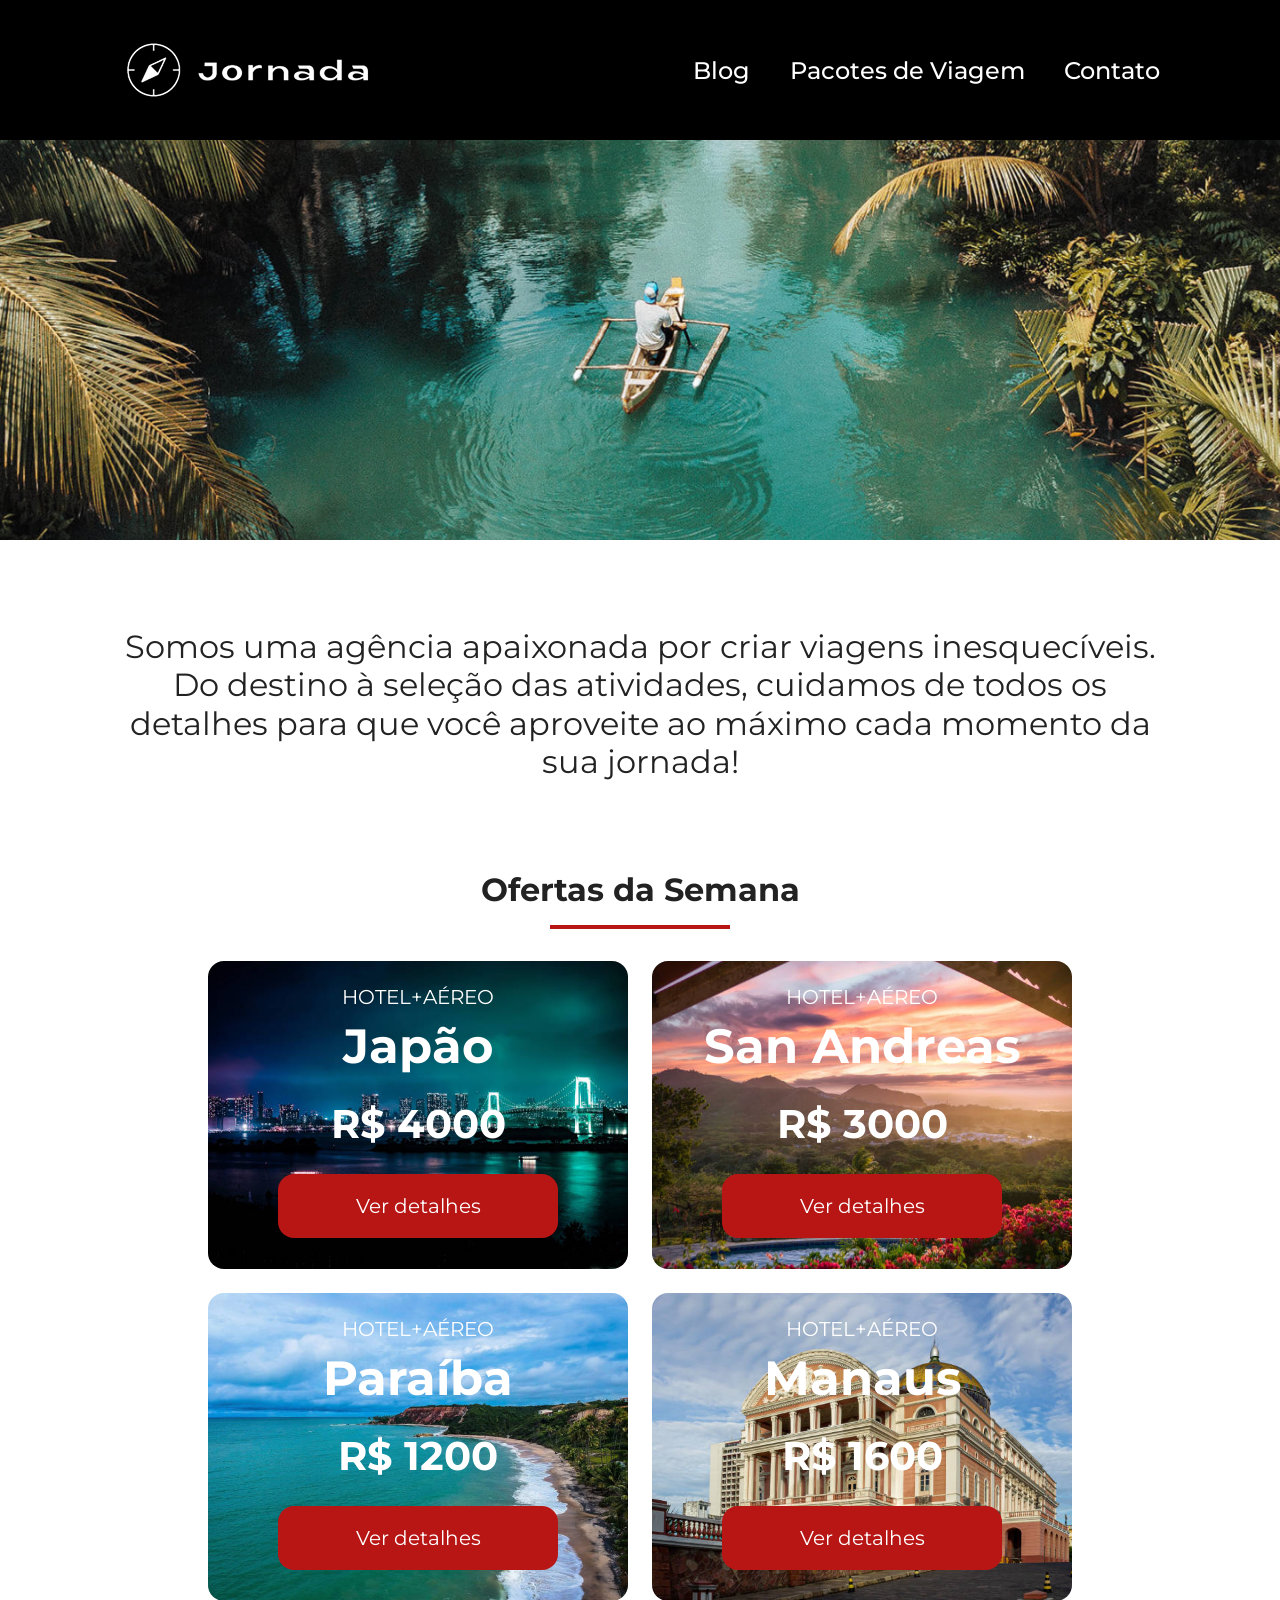
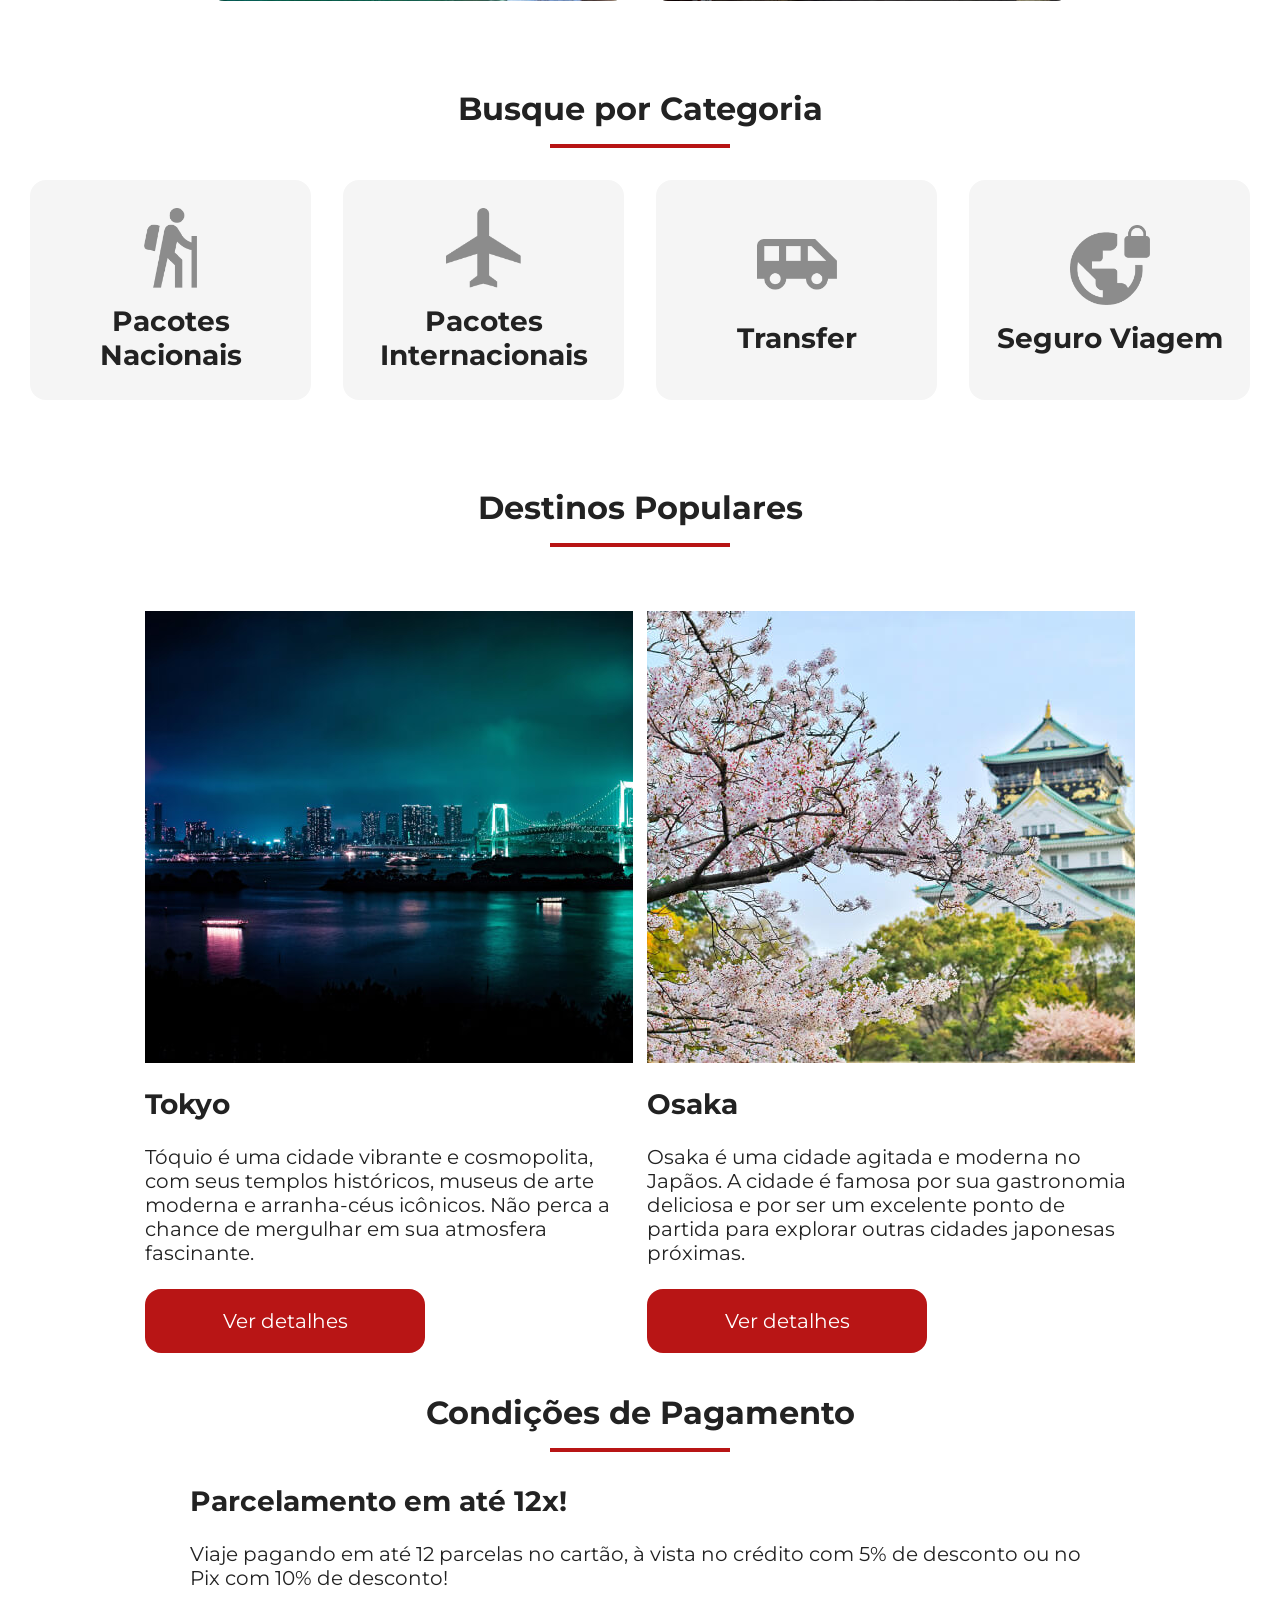
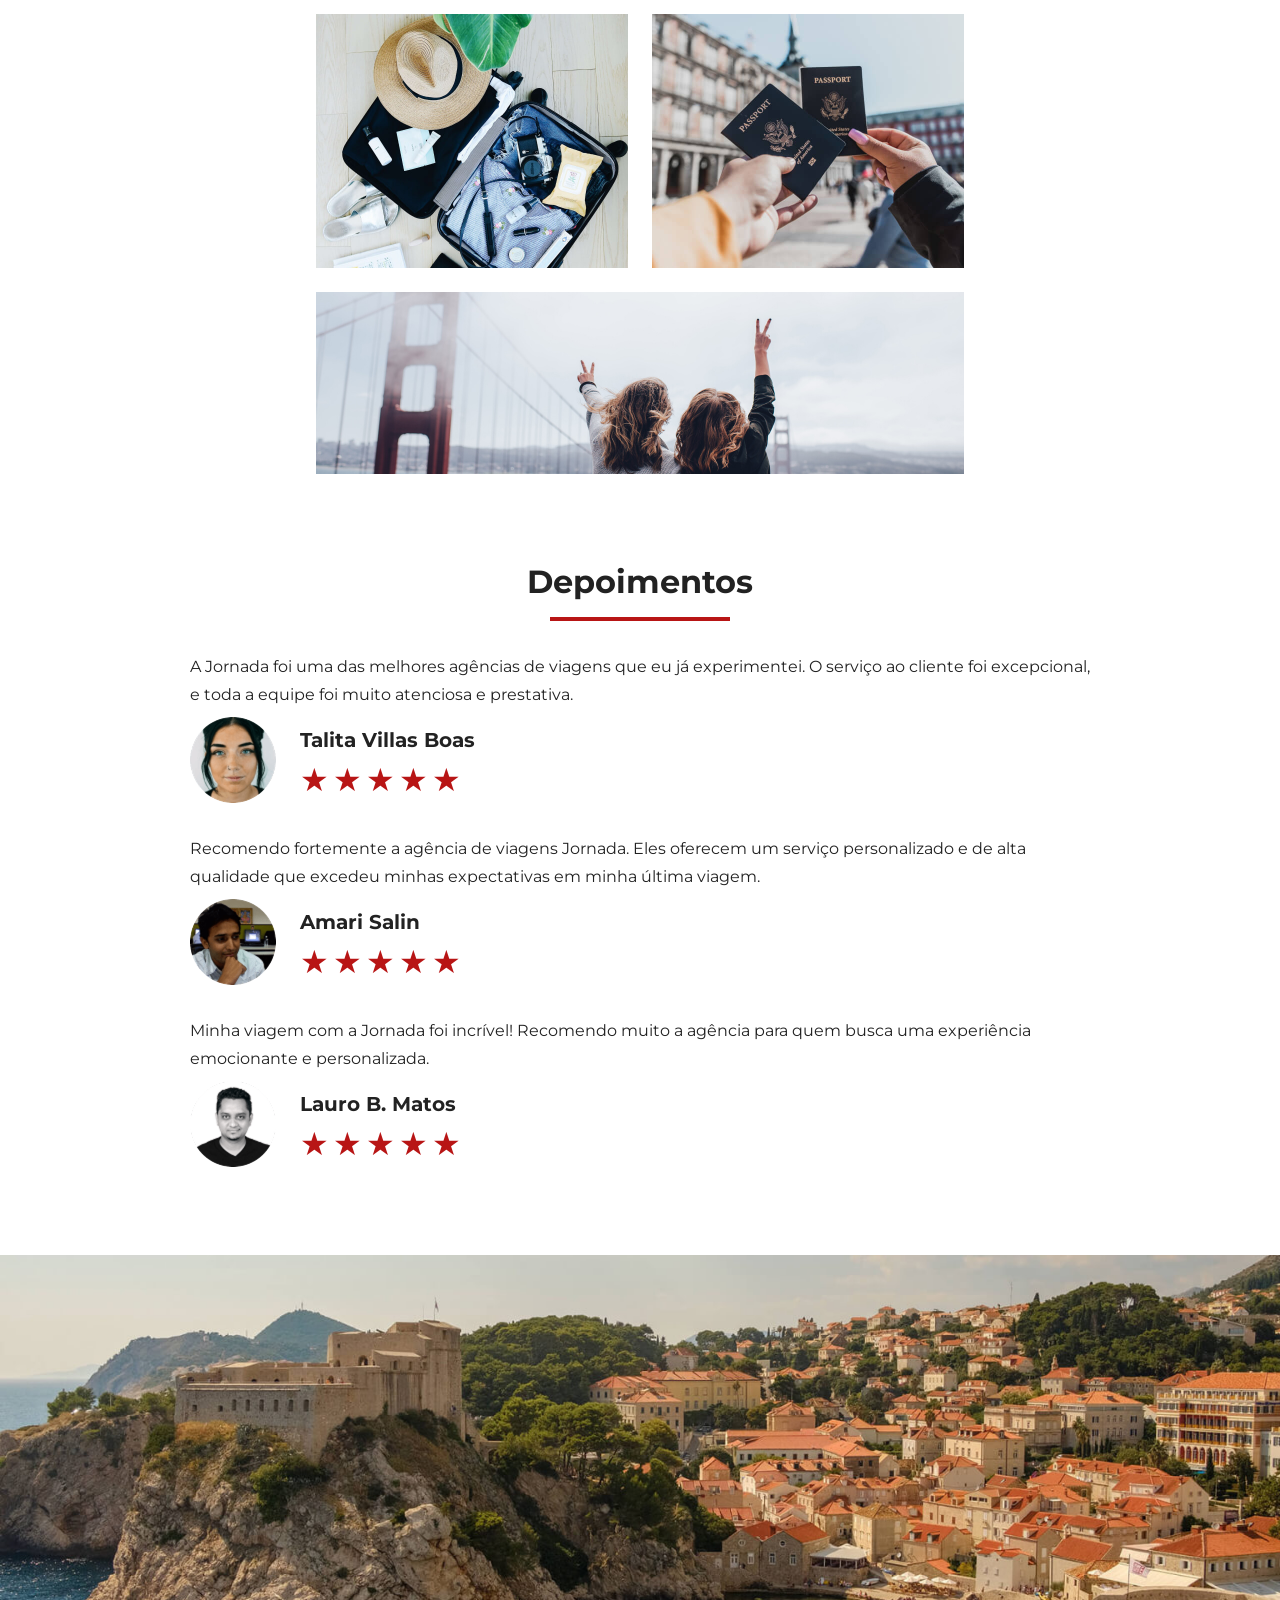
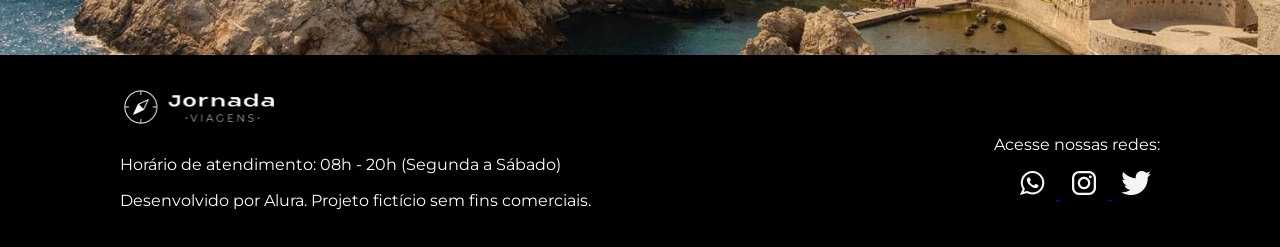
<file: index.html>
<!doctype html>
<html lang="pt-BR">
  <head>
    <meta charset="UTF-8" />
    <meta name="viewport" content="width=device-width, initial-scale=1.0" />
    <meta
      name="description"
      content="Jornada Viagens - Agência de viagens especializada em criar experiências inesquecíveis."
    />
    <!-- Open Graph / WhatsApp -->
    <meta property="og:type" content="website" />
    <meta
      property="og:url"
      content="https://rodneyoliveiranogueira.github.io/jornada-viagens/"
    />
    <meta property="og:title" content="Jornada Viagens" />
    <meta
      property="og:description"
      content="Jornada Viagens - Agência de viagens especializada em criar experiências inesquecíveis."
    />
    <meta
      property="og:image"
      content="https://rodneyoliveiranogueira.github.io/jornada-viagens/img/hero-desktop.jpg"
    />

    <link rel="icon" href="favico.svg?v=2" type="image/svg+xml" />
    <link rel="stylesheet" href="css/style.css" />
    <title>Jornada Viagens</title>
  </head>
  <body>
    <header class="main-header">
      <a class="logo" href="index.html" title="Voltar para a página inicial">
        <img
          class="img-mobile"
          src="img/bussola-jornada-branca.png"
          alt="Bússola do log Jornada Viagens na cor branca"
        />
        <img
          class="img-desktop"
          src="img/bussola-jornada-branca+nome.png"
          alt="Logo Jornada Viagens na cor branca"
        />
      </a>

      <div class="nav-menu">
        <label for="menu">
          <img
            src="img/menu.png"
            alt="Menu de navegação do site Jornada Viagens"
        /></label>
        <input type="checkbox" id="menu" alt="menu-checkbox" hidden />

        <nav>
          <ul class="list-links">
            <li>
              <a href="blog.html" title="Ir para o blog">Blog</a>
            </li>
            <li>
              <a href="packages.html" title="Ver pacotes de viagem"
                >Pacotes de Viagem</a
              >
            </li>
            <li>
              <a href="contact.html" title="Entrar em contato">Contato</a>
            </li>
          </ul>
        </nav>
      </div>
    </header>
    <main>
      <section class="hero">
        <div class="hero-img"></div>
        <h2 class="content-text">
          Somos uma agência apaixonada por criar viagens inesquecíveis. Do
          destino à seleção das atividades, cuidamos de todos os detalhes para
          que você aproveite ao máximo cada momento da sua jornada!
        </h2>
      </section>
      <section class="offers">
        <div class="section-title">
          <h2>Ofertas da Semana</h2>
          <hr />
        </div>

        <div class="offers-cards">
          <article class="card japao">
            <header>
              <p>HOTEL+AÉREO</p>
              <h3>
                Japão <br />
                <span>R$ 4000</span>
              </h3>
            </header>
            <footer>
              <a href="#" class="button">Ver detalhes</a>
            </footer>
          </article>

          <article class="card san-andreas">
            <header>
              <p>HOTEL+AÉREO</p>
              <h3>
                San Andreas<br />
                <span>R$ 3000</span>
              </h3>
            </header>
            <footer>
              <a href="#" class="button">Ver detalhes</a>
            </footer>
          </article>

          <article class="card paraiba">
            <header>
              <p>HOTEL+AÉREO</p>
              <h3>
                Paraíba<br />
                <span>R$ 1200</span>
              </h3>
            </header>
            <footer>
              <a href="#" class="button">Ver detalhes</a>
            </footer>
          </article>

          <article class="card manaus">
            <header>
              <p>HOTEL+AÉREO</p>
              <h3>
                Manaus<br />
                <span>R$ 1600</span>
              </h3>
            </header>
            <footer>
              <a href="#" class="button">Ver detalhes</a>
            </footer>
          </article>
        </div>
      </section>
      <section class="category">
        <div class="section-title">
          <h2>Busque por Categoria</h2>
          <hr />
        </div>
        <nav aria-label="Navegação por categorias">
          <ul class="category-cards">
            <li>
              <a href="#" class="card-link nacionais">
                <img
                  src="img/icone-pacotes-nacionais.png"
                  alt="Ícone de um viajante com mochila e um cajado"
                />
                <h3 class="card-text">Pacotes Nacionais</h3>
              </a>
            </li>
            <li>
              <a href="#" class="card-link internacionais">
                <img
                  src="img/icone-pacotes-internacionais.png"
                  alt="Ícone de uma silhueta de um avião visto de cima"
                />
                <h3 class="card-text">Pacotes<br />Internacionais</h3>
              </a>
            </li>
            <li>
              <a href="#" class="card-link Transfer">
                <img
                  src="img/icone-transfer.png"
                  alt="Ícone de uma Van vista da lateral"
                />
                <h3 class="card-text">Transfer</h3>
              </a>
            </li>
            <li>
              <a href="#" class="card-link seguros">
                <img
                  src="img/icone-seguro-viagem.png"
                  alt="Ícone de um cadeado indicando seguro de viagem"
                />
                <h3 class="card-text">Seguro Viagem</h3>
              </a>
            </li>
          </ul>
        </nav>
      </section>
      <section class="destinations">
        <div class="section-title">
          <h2>Destinos Populares</h2>
          <hr />
        </div>
        <div class="destinations-items">
          <article class="item destino-tokyo">
            <header>
              <div class="img-item tokyo"></div>
              <h3 class="content-title">Tokyo</h3>
            </header>
            <p class="content-text">
              Tóquio é uma cidade vibrante e cosmopolita, com seus templos
              históricos, museus de arte moderna e arranha-céus icônicos. Não
              perca a chance de mergulhar em sua atmosfera fascinante.
            </p>
            <footer>
              <a
                href="#"
                class="button"
                title="Veja mais detalhes do destino Tóquio"
                >Ver detalhes</a
              >
            </footer>
          </article>
          <article class="item destino-osaka">
            <header>
              <div class="img-item osaka"></div>
              <h3 class="content-title">Osaka</h3>
            </header>
            <p class="content-text">
              Osaka é uma cidade agitada e moderna no Japãos. A cidade é famosa
              por sua gastronomia deliciosa e por ser um excelente ponto de
              partida para explorar outras cidades japonesas próximas.
            </p>
            <footer>
              <a
                href="#"
                class="button"
                title="Veja mais detalhes do destino Osaka"
                >Ver detalhes</a
              >
            </footer>
          </article>
        </div>
      </section>
      <section class="payments">
        <div class="section-title">
          <h2>Condições de Pagamento</h2>
          <hr />
        </div>
        <div class="content-container">
          <div class="text-content">
            <h3 class="content-title">Parcelamento em até 12x!</h3>
            <p class="content-text">
              Viaje pagando em até 12 parcelas no cartão, à vista no crédito com
              5% de desconto ou no Pix com 10% de desconto!
            </p>
          </div>
          <div class="img-gallery">
            <div class="img first"></div>
            <div class="img second"></div>
            <div class="img third colspan-2"></div>
          </div>
        </div>
      </section>

      <section class="testimonials">
        <div class="section-title">
          <h2>Depoimentos</h2>
          <hr />
        </div>
        <div class="testimonial-container">
          <article>
            <header>
              <p class="content-text">
                A Jornada foi uma das melhores agências de viagens que eu já
                experimentei. O serviço ao cliente foi excepcional, e toda a
                equipe foi muito atenciosa e prestativa.
              </p>
            </header>
            <footer>
              <img
                src="img/depoimentos-1-mulher.png"
                alt="Imagem de perfil da  cliente Talita Villas Boas"
              />
              <div class="profile-content">
                <h3>Talita Villas Boas</h3>
                <div class="rating">
                  <span class="star">★</span>
                  <span class="star">★</span>
                  <span class="star">★</span>
                  <span class="star">★</span>
                  <span class="star">★</span>
                </div>
              </div>
            </footer>
          </article>
          <article>
            <header>
              <p class="content-text">
                Recomendo fortemente a agência de viagens Jornada. Eles oferecem
                um serviço personalizado e de alta qualidade que excedeu minhas
                expectativas em minha última viagem.
              </p>
            </header>
            <footer>
              <img
                src="img/depoimentos-2-homem.png"
                alt="Imagem de perfil do cliente Amari Salin"
              />
              <div class="profile-content">
                <h3>Amari Salin</h3>
                <div class="rating">
                  <span class="star">★</span>
                  <span class="star">★</span>
                  <span class="star">★</span>
                  <span class="star">★</span>
                  <span class="star">★</span>
                </div>
              </div>
            </footer>
          </article>
          <article>
            <header>
              <p class="content-text">
                Minha viagem com a Jornada foi incrível! Recomendo muito a
                agência para quem busca uma experiência emocionante e
                personalizada.
              </p>
            </header>
            <footer>
              <img
                src="img/depoimentos-3-homem.png"
                alt="Imagem de perfil do cliente Lauro B. Matos"
              />
              <div class="profile-content">
                <h3>Lauro B. Matos</h3>
                <div class="rating">
                  <span class="star">★</span>
                  <span class="star">★</span>
                  <span class="star">★</span>
                  <span class="star">★</span>
                  <span class="star">★</span>
                </div>
              </div>
            </footer>
          </article>
        </div>
      </section>
    </main>
    <footer class="rodape">
      <div class="footer-img-background"></div>
      <div class="rodape-conteudo">
        <div class="rodape-info">
          <img
            src="img/footer-Logo-branco.png"
            alt="Logo Jornada Viagens"
            class="rodape-logo"
          />
          <p>Horário de atendimento: 08h - 20h (Segunda a Sábado)</p>
          <p>Desenvolvido por Alura. Projeto fictício sem fins comerciais.</p>
        </div>

        <div class="rodape-redes">
          <p>Acesse nossas redes:</p>
          <div class="icon-content">
            <a
              href="https://www.whatsapp.com/jornada.viagens"
              title="Entre em contato via whatsapp"
              rel="noopener noreferrer"
            >
              <img
                class="rodape-icone"
                src="img/footer-icone-whatsapp.png"
                alt="Ícone do WhatsApp"
              />
            </a>
            <a
              href="https://www.instagram.com/jornada.viagens"
              title="Visite nosso perfil no Instagram"
              rel="noopener noreferrer"
            >
              <img
                class="rodape-icone"
                src="img/footer-icone-instagram.png"
                alt="Ícone do Instagram"
              />
            </a>
            <a
              href="https://www.twitter.com/jornada.viagens"
              title="Visite nosso perfil no Twitter"
              rel="noopener noreferrer"
            >
              <img
                class="rodape-icone"
                src="img/footer-icone-twitter.png"
                alt="Ícone do Twitter"
              />
            </a>
          </div>
        </div>
      </div>
    </footer>
  </body>
</html>
</file>
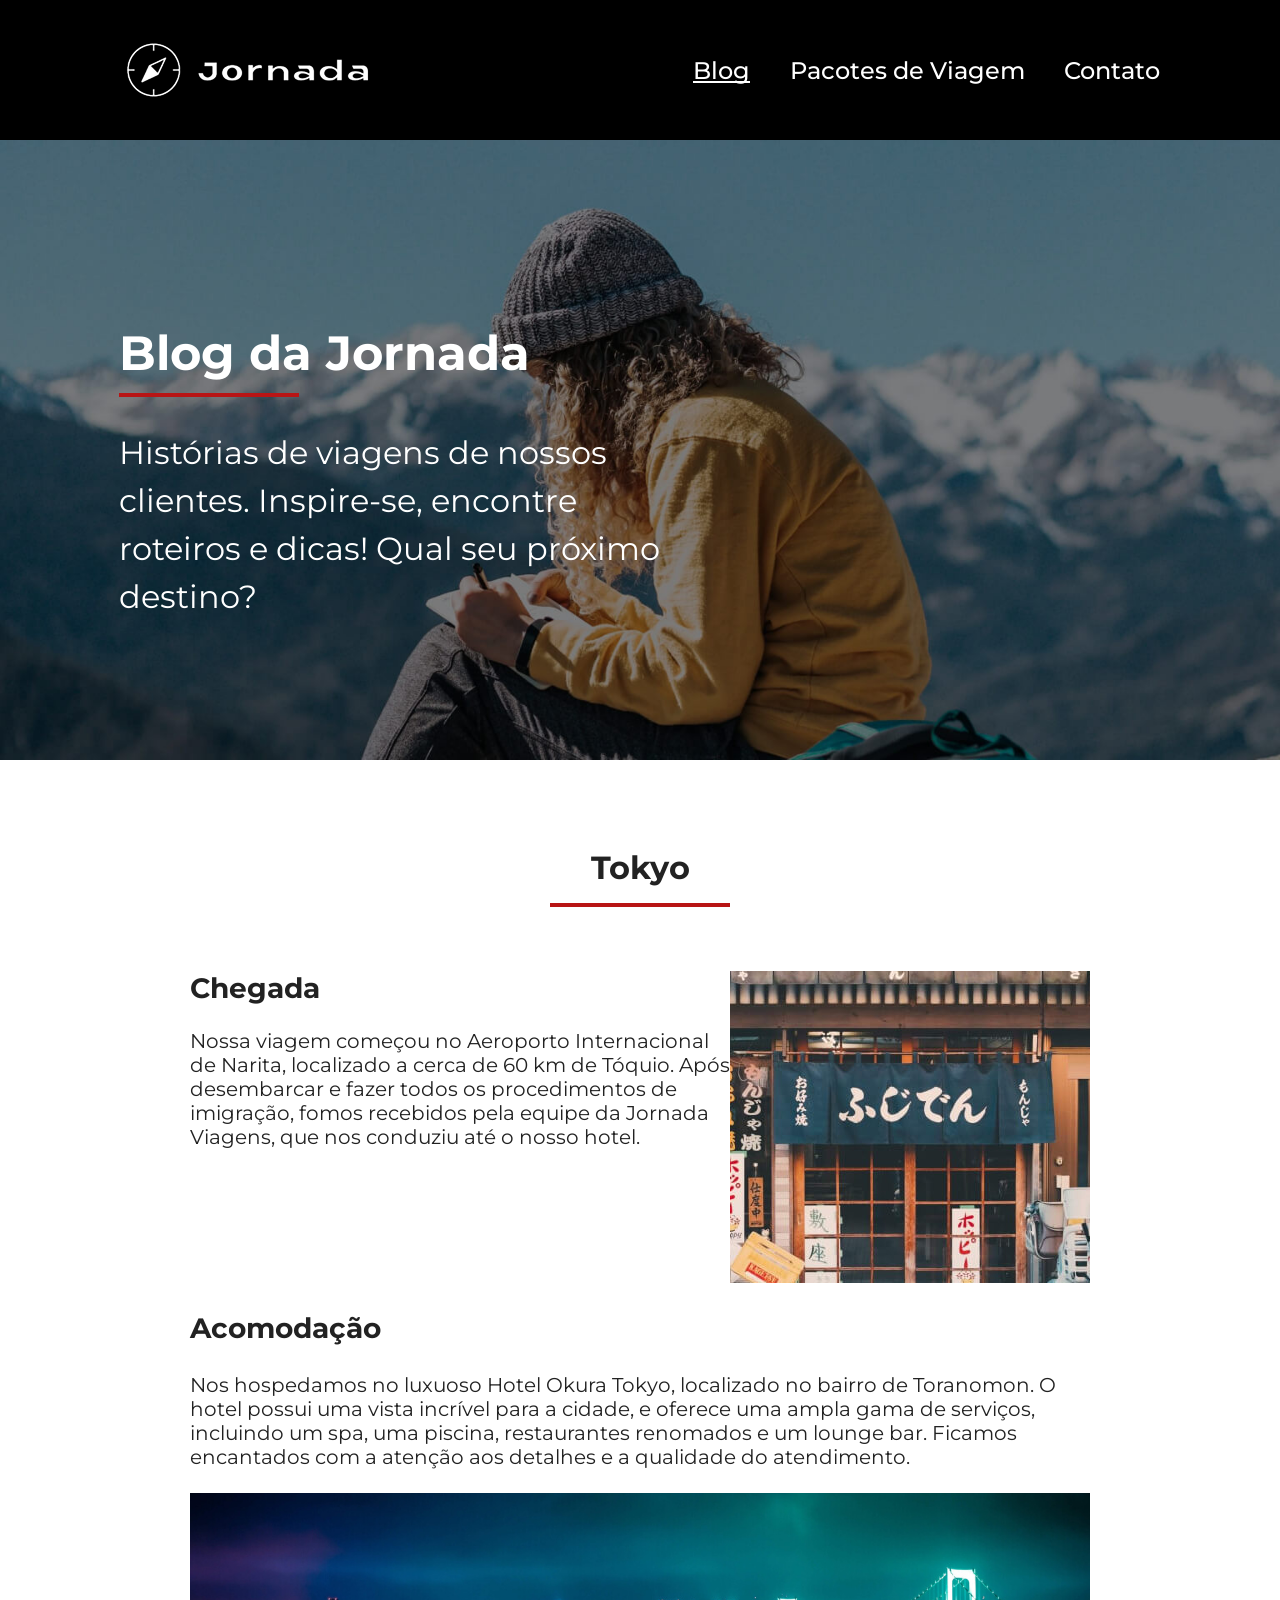
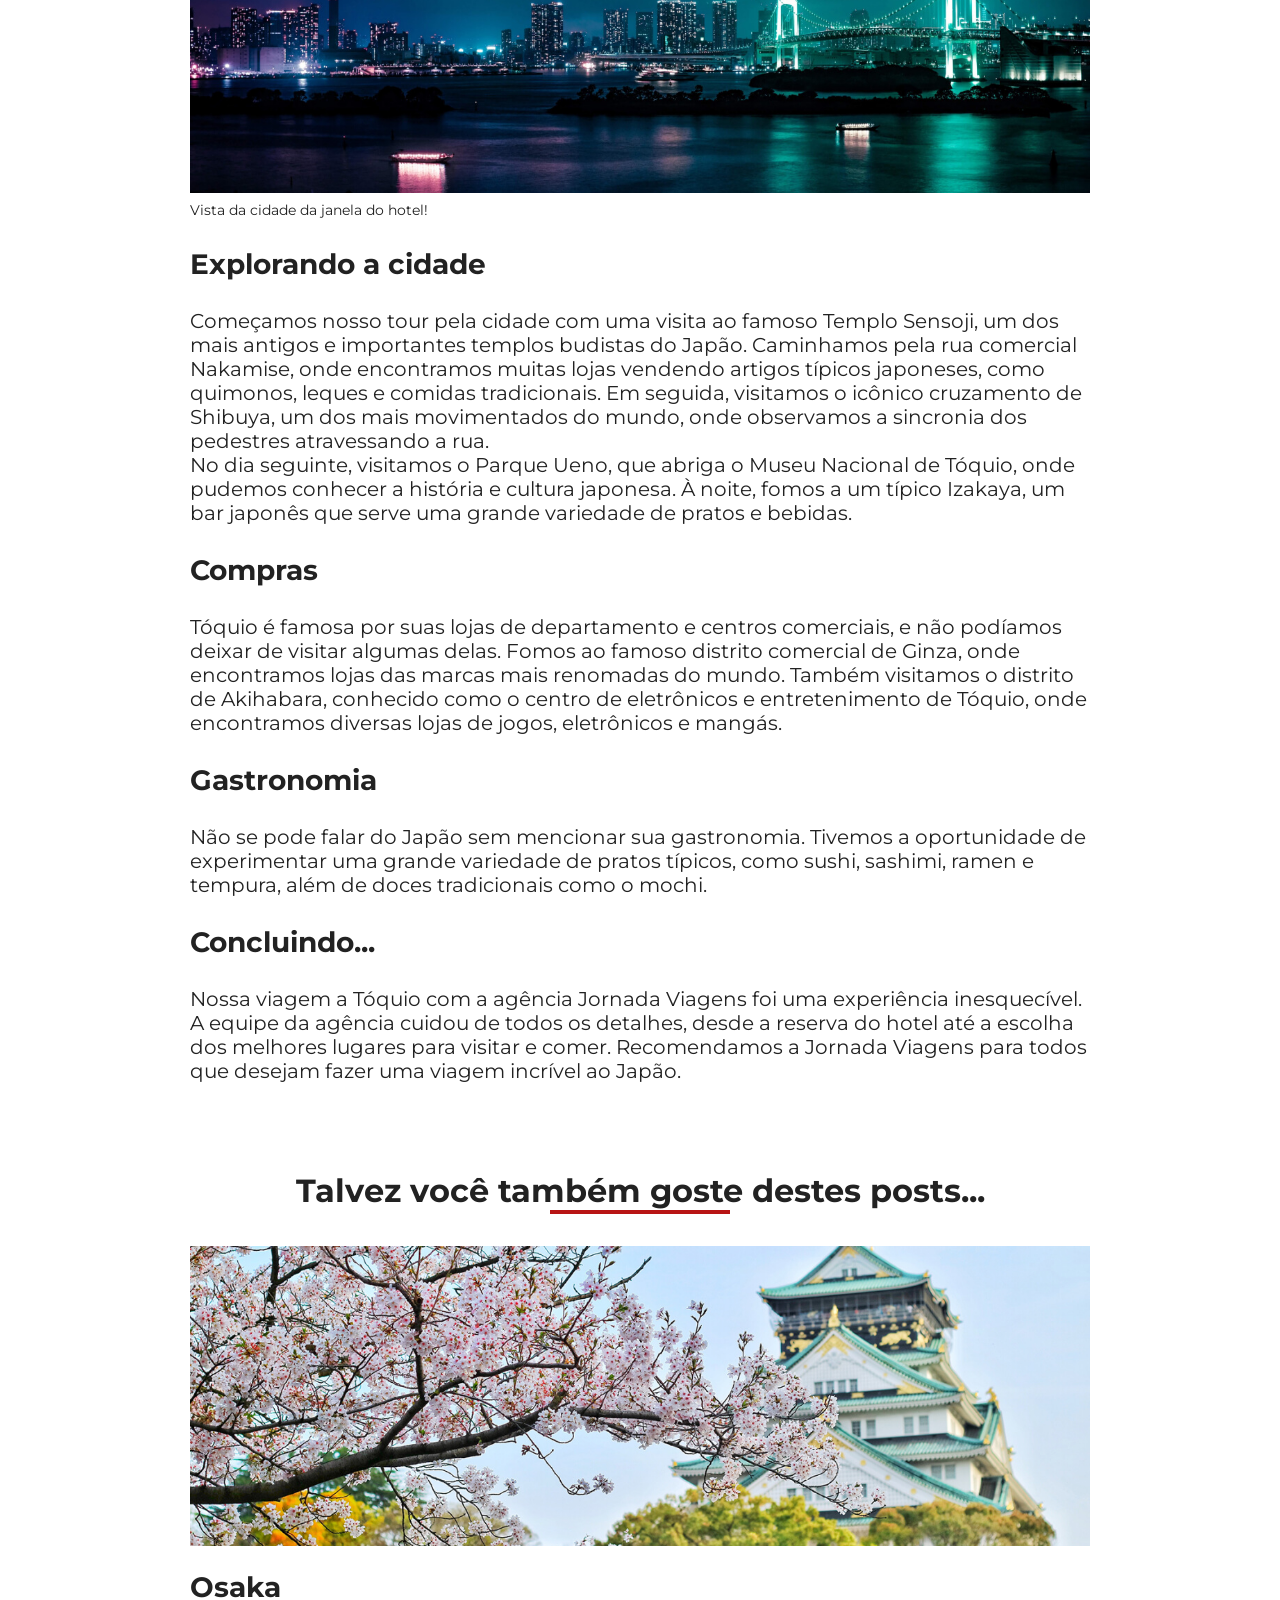
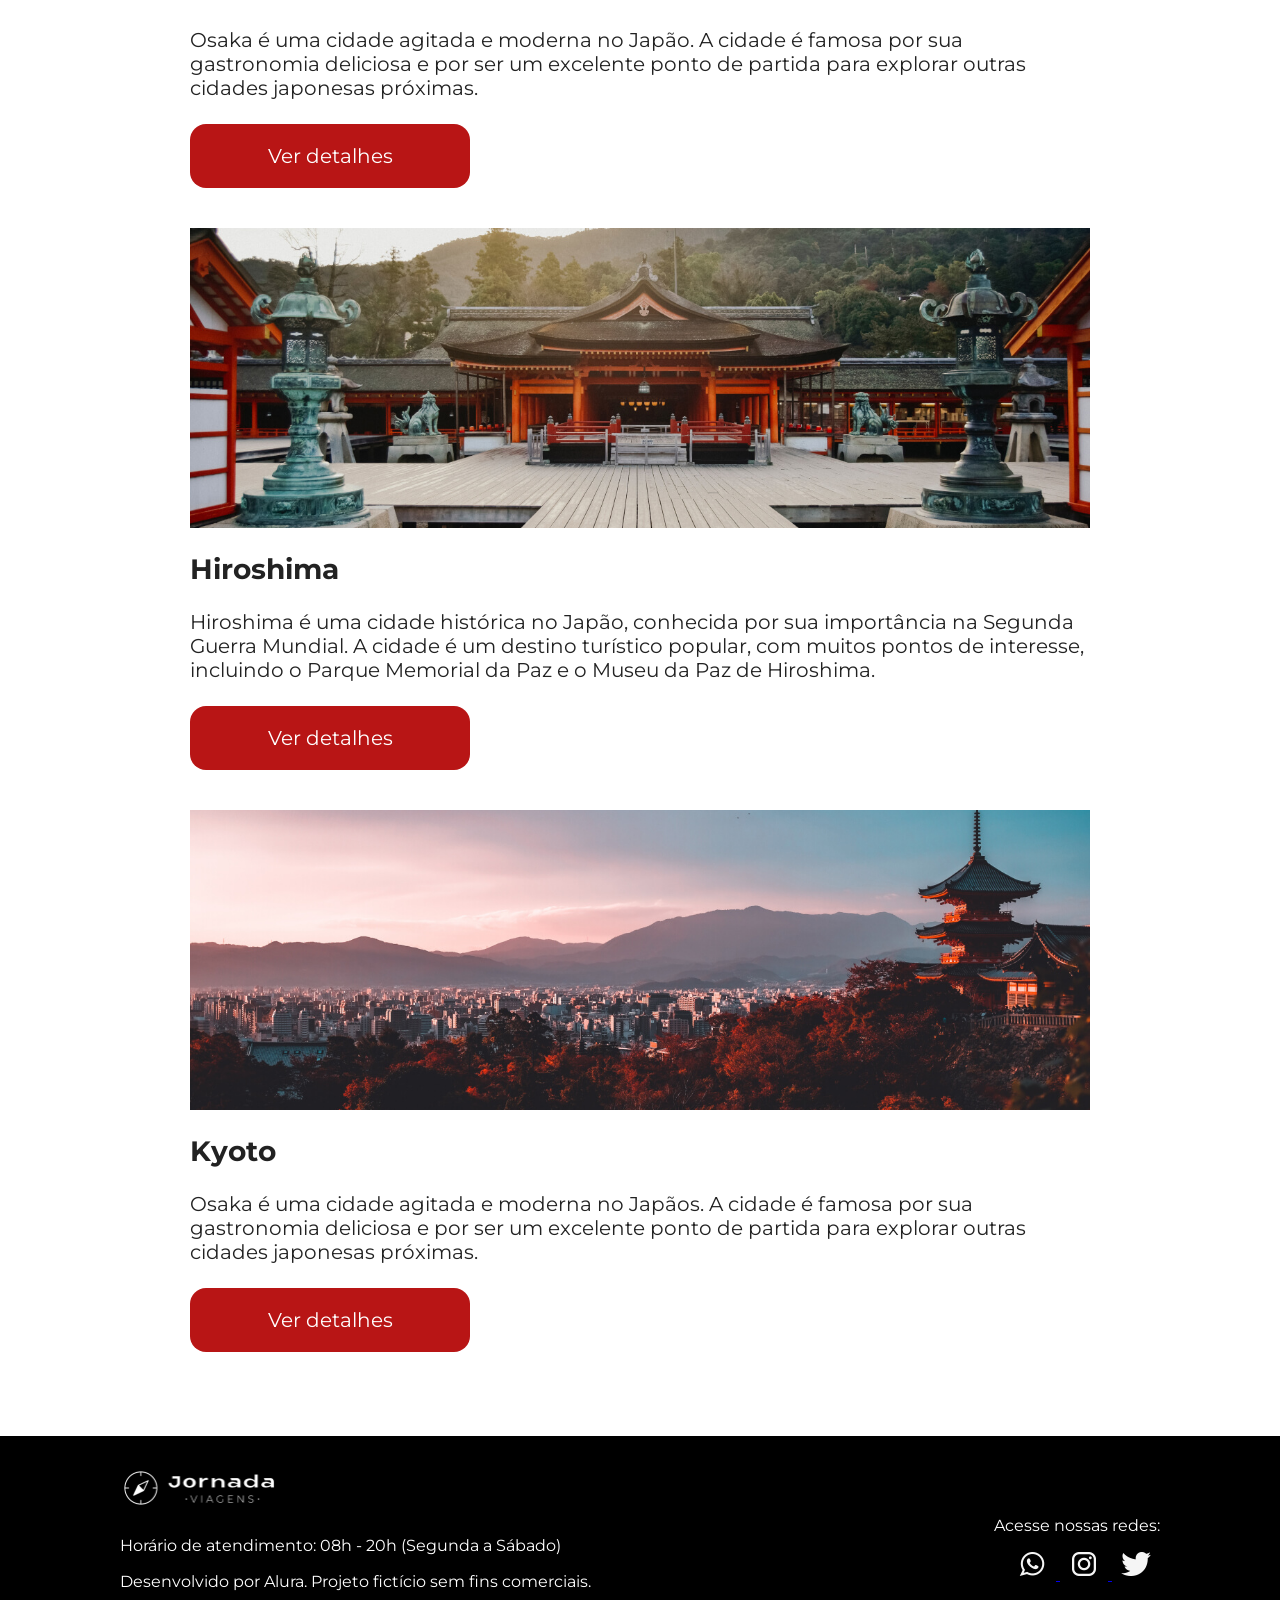
<file: blog.html>
<!doctype html>
<html lang="pt-BR">
  <head>
    <meta charset="UTF-8" />
    <meta name="viewport" content="width=device-width, initial-scale=1.0" />
    <meta
      name="description"
      content="Página do blog da Jornada Viagens - Agência de viagens especializada em criar experiências inesquecíveis."
    />
    <link rel="icon" href="favico.svg?v=2" type="image/svg+xml" />
    <link rel="stylesheet" href="css/style.css" />
    <title>Blog</title>
  </head>
  <body class="page-blog">
    <header class="main-header">
      <a class="logo" href="index.html" title="Voltar para a página inicial">
        <img
          class="img-mobile"
          src="img/bussola-jornada-branca.png"
          alt="Bússola do log Jornada Viagens na cor branca"
        />
        <img
          class="img-desktop"
          src="img/bussola-jornada-branca+nome.png"
          alt="Logo Jornada Viagens na cor branca"
        />
      </a>

      <div class="nav-menu">
        <label for="menu">
          <img
            src="img/menu.png"
            alt="Menu de navegação do site Jornada Viagens"
        /></label>
        <input type="checkbox" id="menu" alt="menu-checkbox" hidden />

        <nav>
          <ul class="list-links">
            <li>
              <a class="active" href="blog.html" title="Ir para o blog">Blog</a>
            </li>
            <li>
              <a href="packages.html" title="Ver pacotes de viagem"
                >Pacotes de Viagem</a
              >
            </li>
            <li>
              <a href="contact.html" title="Entrar em contato">Contato</a>
            </li>
          </ul>
        </nav>
      </div>
    </header>
    <main>
      <section class="hero-blog">
        <div
          class="hero-img"
          role="img"
          aria-label="Imagem de uma viajante sentada com montanhas cobertas de neve ao fundo!"
        >
          <div class="hero-content-blog">
            <h1>Blog da Jornada</h1>
            <hr />
            <p class="content-text">
              Histórias de viagens de nossos clientes. Inspire-se, encontre
              roteiros e dicas! Qual seu próximo destino?
            </p>
          </div>
        </div>
      </section>

      <section class="description">
        <div class="section-title">
          <h2>Tokyo</h2>
          <hr />
        </div>
        <div class="description-items">
          <article class="item-hotel">
            <div class="group-text">
              <header>
                <h3 class="content-title">Chegada</h3>
              </header>
              <p class="content-text">
                Nossa viagem começou no Aeroporto Internacional de Narita,
                localizado a cerca de 60 km de Tóquio. Após desembarcar e fazer
                todos os procedimentos de imigração, fomos recebidos pela equipe
                da Jornada Viagens, que nos conduziu até o nosso hotel.
              </p>
            </div>

            <footer>
              <div
                class="img-item img-chegada"
                role="img"
                aria-label="Foto: Vista da Chegada ao hotel"
              ></div>
            </footer>
          </article>
          <article class="item-acomodacao">
            <header>
              <h3 class="content-title">Acomodação</h3>
            </header>
            <p class="content-text">
              Nos hospedamos no luxuoso Hotel Okura Tokyo, localizado no bairro
              de Toranomon. O hotel possui uma vista incrível para a cidade, e
              oferece uma ampla gama de serviços, incluindo um spa, uma piscina,
              restaurantes renomados e um lounge bar. Ficamos encantados com a
              atenção aos detalhes e a qualidade do atendimento.
            </p>
            <footer>
              <div
                class="img-item img-tokyo"
                role="img"
                aria-label="Foto: Vista da cidade da janela do hotel"
              ></div>
              <div class="img-legenda">
                <span class="legenda">Vista da cidade da janela do hotel!</span>
              </div>
            </footer>
          </article>
        </div>
      </section>
      <section class="exploring">
        <div class="exploring-items">
          <article>
            <header>
              <h3 class="content-title">Explorando a cidade</h3>
            </header>
            <p class="content-text">
              Começamos nosso tour pela cidade com uma visita ao famoso Templo
              Sensoji, um dos mais antigos e importantes templos budistas do
              Japão. Caminhamos pela rua comercial Nakamise, onde encontramos
              muitas lojas vendendo artigos típicos japoneses, como quimonos,
              leques e comidas tradicionais. Em seguida, visitamos o icônico
              cruzamento de Shibuya, um dos mais movimentados do mundo, onde
              observamos a sincronia dos pedestres atravessando a rua.
              <br />
              No dia seguinte, visitamos o Parque Ueno, que abriga o Museu
              Nacional de Tóquio, onde pudemos conhecer a história e cultura
              japonesa. À noite, fomos a um típico Izakaya, um bar japonês que
              serve uma grande variedade de pratos e bebidas.
            </p>
          </article>
          <article>
            <header>
              <h3 class="content-title">Compras</h3>
            </header>
            <p class="content-text">
              Tóquio é famosa por suas lojas de departamento e centros
              comerciais, e não podíamos deixar de visitar algumas delas. Fomos
              ao famoso distrito comercial de Ginza, onde encontramos lojas das
              marcas mais renomadas do mundo. Também visitamos o distrito de
              Akihabara, conhecido como o centro de eletrônicos e entretenimento
              de Tóquio, onde encontramos diversas lojas de jogos, eletrônicos e
              mangás.
            </p>
          </article>
          <article>
            <header>
              <h3 class="content-title">Gastronomia</h3>
            </header>
            <p class="content-text">
              Não se pode falar do Japão sem mencionar sua gastronomia. Tivemos
              a oportunidade de experimentar uma grande variedade de pratos
              típicos, como sushi, sashimi, ramen e tempura, além de doces
              tradicionais como o mochi.
            </p>
          </article>
          <article>
            <header>
              <h3 class="content-title">Concluindo...</h3>
            </header>
            <p class="content-text">
              Nossa viagem a Tóquio com a agência Jornada Viagens foi uma
              experiência inesquecível. A equipe da agência cuidou de todos os
              detalhes, desde a reserva do hotel até a escolha dos melhores
              lugares para visitar e comer. Recomendamos a Jornada Viagens para
              todos que desejam fazer uma viagem incrível ao Japão.
            </p>
          </article>
        </div>
      </section>

      <section class="see-also">
        <div class="section-title">
          <h2>Talvez você também goste destes posts...</h2>
          <hr />
        </div>
        <div class="see-items">
          <article class="item-osaka">
            <header>
              <div
                class="img-item see-osaka"
                role="img"
                aria-label="Imagem de Osaka"
              ></div>
              <h3 class="content-title">Osaka</h3>
            </header>
            <p class="content-text">
              Osaka é uma cidade agitada e moderna no Japão. A cidade é famosa
              por sua gastronomia deliciosa e por ser um excelente ponto de
              partida para explorar outras cidades japonesas próximas.
            </p>
            <footer>
              <a
                href="#"
                class="button"
                title="Veja mais detalhes do destino Osaka"
                >Ver detalhes</a
              >
            </footer>
          </article>
          <article class="item-hiroshima">
            <header>
              <div
                class="img-item see-hiroshima"
                role="img"
                aria-label="Imagem de Hiroshima"
              ></div>
              <h3 class="content-title">Hiroshima</h3>
            </header>
            <p class="content-text">
              Hiroshima é uma cidade histórica no Japão, conhecida por sua
              importância na Segunda Guerra Mundial. A cidade é um destino
              turístico popular, com muitos pontos de interesse, incluindo o
              Parque Memorial da Paz e o Museu da Paz de Hiroshima.
            </p>
            <footer>
              <a
                href="#"
                class="button"
                title="Veja mais detalhes do destino Hiroshima"
                >Ver detalhes</a
              >
            </footer>
          </article>
          <article class="item-kyoto">
            <header>
              <div
                class="img-item see-kyoto"
                role="img"
                aria-label="Imagem de Kyoto"
              ></div>
              <h3 class="content-title">Kyoto</h3>
            </header>
            <p class="content-text">
              Osaka é uma cidade agitada e moderna no Japãos. A cidade é famosa
              por sua gastronomia deliciosa e por ser um excelente ponto de
              partida para explorar outras cidades japonesas próximas.
            </p>
            <footer>
              <a
                href="#"
                class="button"
                title="Veja mais detalhes do destino Kyoto"
                >Ver detalhes</a
              >
            </footer>
          </article>
        </div>
      </section>
    </main>
    <footer class="rodape blog">
      <div class="rodape-conteudo">
        <div class="rodape-info">
          <img
            src="img/footer-Logo-branco.png"
            alt="Logo Jornada Viagens"
            class="rodape-logo"
          />
          <p>Horário de atendimento: 08h - 20h (Segunda a Sábado)</p>
          <p>Desenvolvido por Alura. Projeto fictício sem fins comerciais.</p>
        </div>

        <div class="rodape-redes">
          <p>Acesse nossas redes:</p>
          <div class="icon-content">
            <a
              href="https://www.whatsapp.com/jornada.viagens"
              title="Entre em contato via whatsapp"
              rel="noopener noreferrer"
            >
              <img
                class="rodape-icone"
                src="img/footer-icone-whatsapp.png"
                alt="Ícone do WhatsApp"
              />
            </a>
            <a
              href="https://www.instagram.com/jornada.viagens"
              title="Visite nosso perfil no Instagram"
              rel="noopener noreferrer"
            >
              <img
                class="rodape-icone"
                src="img/footer-icone-instagram.png"
                alt="Ícone do Instagram"
              />
            </a>
            <a
              href="https://www.twitter.com/jornada.viagens"
              title="Visite nosso perfil no Twitter"
              rel="noopener noreferrer"
            >
              <img
                class="rodape-icone"
                src="img/footer-icone-twitter.png"
                alt="Ícone do Twitter"
              />
            </a>
          </div>
        </div>
      </div>
    </footer>
  </body>
</html>
</file>
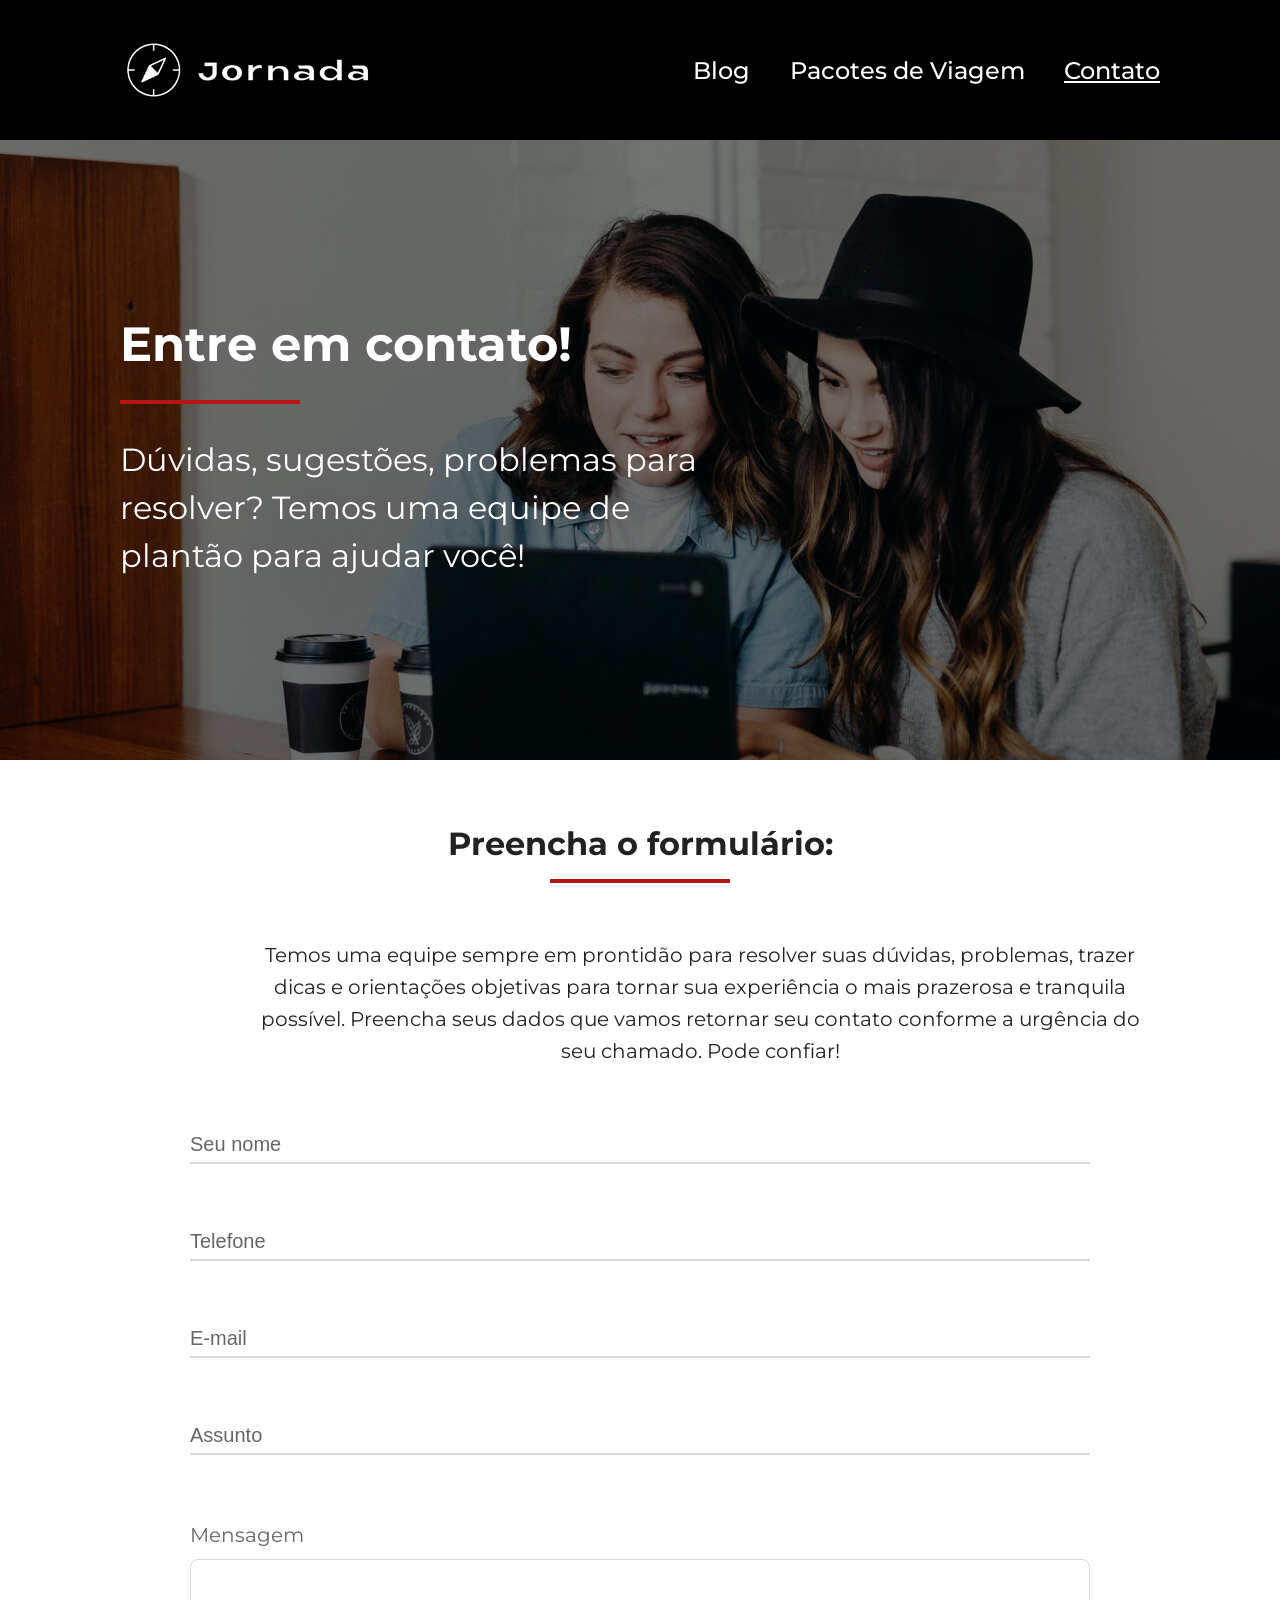
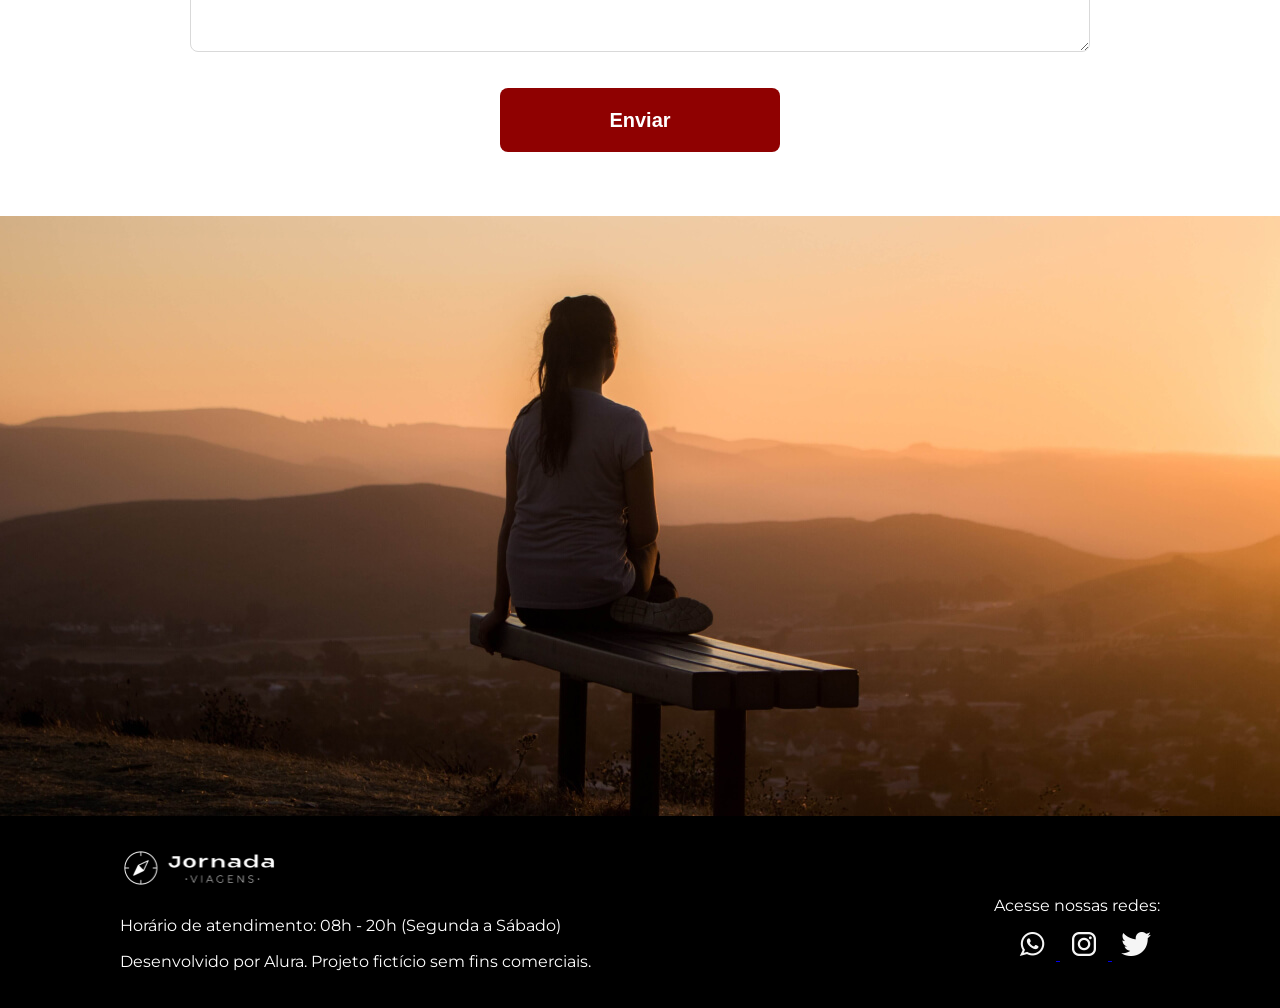
<file: contact.html>
<!doctype html>
<html lang="pt-BR">
  <head>
    <meta charset="UTF-8" />
    <meta name="viewport" content="width=device-width, initial-scale=1.0" />
    <meta
      name="description"
      content="Página de contato da Jornada Viagens - Agência de viagens especializada em criar experiências inesquecíveis."
    />
    <link rel="icon" href="favico.svg?v=2" type="image/svg+xml" />
    <link rel="stylesheet" href="css/style.css" />
    <title>Contato</title>
  </head>
  <body class="page-contact">
    <header class="main-header">
      <a class="logo" href="index.html" title="Voltar para a página inicial">
        <img
          class="img-mobile"
          src="img/bussola-jornada-branca.png"
          alt="Bússola do log Jornada Viagens na cor branca"
        />
        <img
          class="img-desktop"
          src="img/bussola-jornada-branca+nome.png"
          alt="Logo Jornada Viagens na cor branca"
        />
      </a>

      <div class="nav-menu">
        <label for="menu">
          <img
            src="img/menu.png"
            alt="Menu de navegação do site Jornada Viagens"
        /></label>
        <input type="checkbox" id="menu" alt="menu-checkbox" hidden />

        <nav>
          <ul class="list-links">
            <li>
              <a href="blog.html" title="Ir para o blog">Blog</a>
            </li>
            <li>
              <a href="packages.html" title="Ver pacotes de viagem"
                >Pacotes de Viagem</a
              >
            </li>
            <li>
              <a class="active" href="contact.html" title="Entrar em contato"
                >Contato</a
              >
            </li>
          </ul>
        </nav>
      </div>
    </header>
    <main>
      <section class="hero-contact">
        <div
          class="hero-img"
          role="img"
          aria-label="Imagem de duas viajantes sentadas preenchendo o formulário de contato do site Jornada Viagens!"
        >
          <div class="hero-content-contact">
            <h1>Entre em contato!</h1>
            <hr />
            <p class="content-text">
              Dúvidas, sugestões, problemas para resolver? Temos uma equipe de
              plantão para ajudar você!
            </p>
          </div>
        </div>
      </section>

      <section class="contact-section">
        <div class="section-title">
          <h2>Preencha o formulário:</h2>
          <hr />
        </div>
        <div class="contact-container">
          <p class="content-text">
            Temos uma equipe sempre em prontidão para resolver suas dúvidas,
            problemas, trazer dicas e orientações objetivas para tornar sua
            experiência o mais prazerosa e tranquila possível. Preencha seus
            dados que vamos retornar seu contato conforme a urgência do seu
            chamado. Pode confiar!
          </p>
        </div>

        <form class="contact-form" action="#" method="post">
          <input
            type="text"
            id="name"
            name="name"
            required
            placeholder="Seu nome"
          />

          <input
            type="tel"
            id="phone"
            name="phone"
            required
            placeholder="Telefone"
          />

          <input
            type="email"
            id="email"
            name="email"
            required
            placeholder="E-mail"
          />

          <input
            type="subject"
            id="subject"
            name="subject"
            placeholder="Assunto"
          />
          <div>
            <label for="message">Mensagem</label>
            <textarea id="message" name="message" rows="5" required></textarea>
          </div>

          <button type="submit">Enviar</button>
        </form>
      </section>
    </main>
    <footer class="rodape">
      <div class="footer-img-background"></div>
      <div class="rodape-conteudo">
        <div class="rodape-info">
          <img
            src="img/footer-Logo-branco.png"
            alt="Logo Jornada Viagens"
            class="rodape-logo"
          />
          <p>Horário de atendimento: 08h - 20h (Segunda a Sábado)</p>
          <p>Desenvolvido por Alura. Projeto fictício sem fins comerciais.</p>
        </div>

        <div class="rodape-redes">
          <p>Acesse nossas redes:</p>
          <div class="icon-content">
            <a
              href="https://www.whatsapp.com/jornada.viagens"
              title="Entre em contato via whatsapp"
              rel="noopener noreferrer"
            >
              <img
                class="rodape-icone"
                src="img/footer-icone-whatsapp.png"
                alt="Ícone do WhatsApp"
              />
            </a>
            <a
              href="https://www.instagram.com/jornada.viagens"
              title="Visite nosso perfil no Instagram"
              rel="noopener noreferrer"
            >
              <img
                class="rodape-icone"
                src="img/footer-icone-instagram.png"
                alt="Ícone do Instagram"
              />
            </a>
            <a
              href="https://www.twitter.com/jornada.viagens"
              title="Visite nosso perfil no Twitter"
              rel="noopener noreferrer"
            >
              <img
                class="rodape-icone"
                src="img/footer-icone-twitter.png"
                alt="Ícone do Twitter"
              />
            </a>
          </div>
        </div>
      </div>
    </footer>
  </body>
</html>
</file>
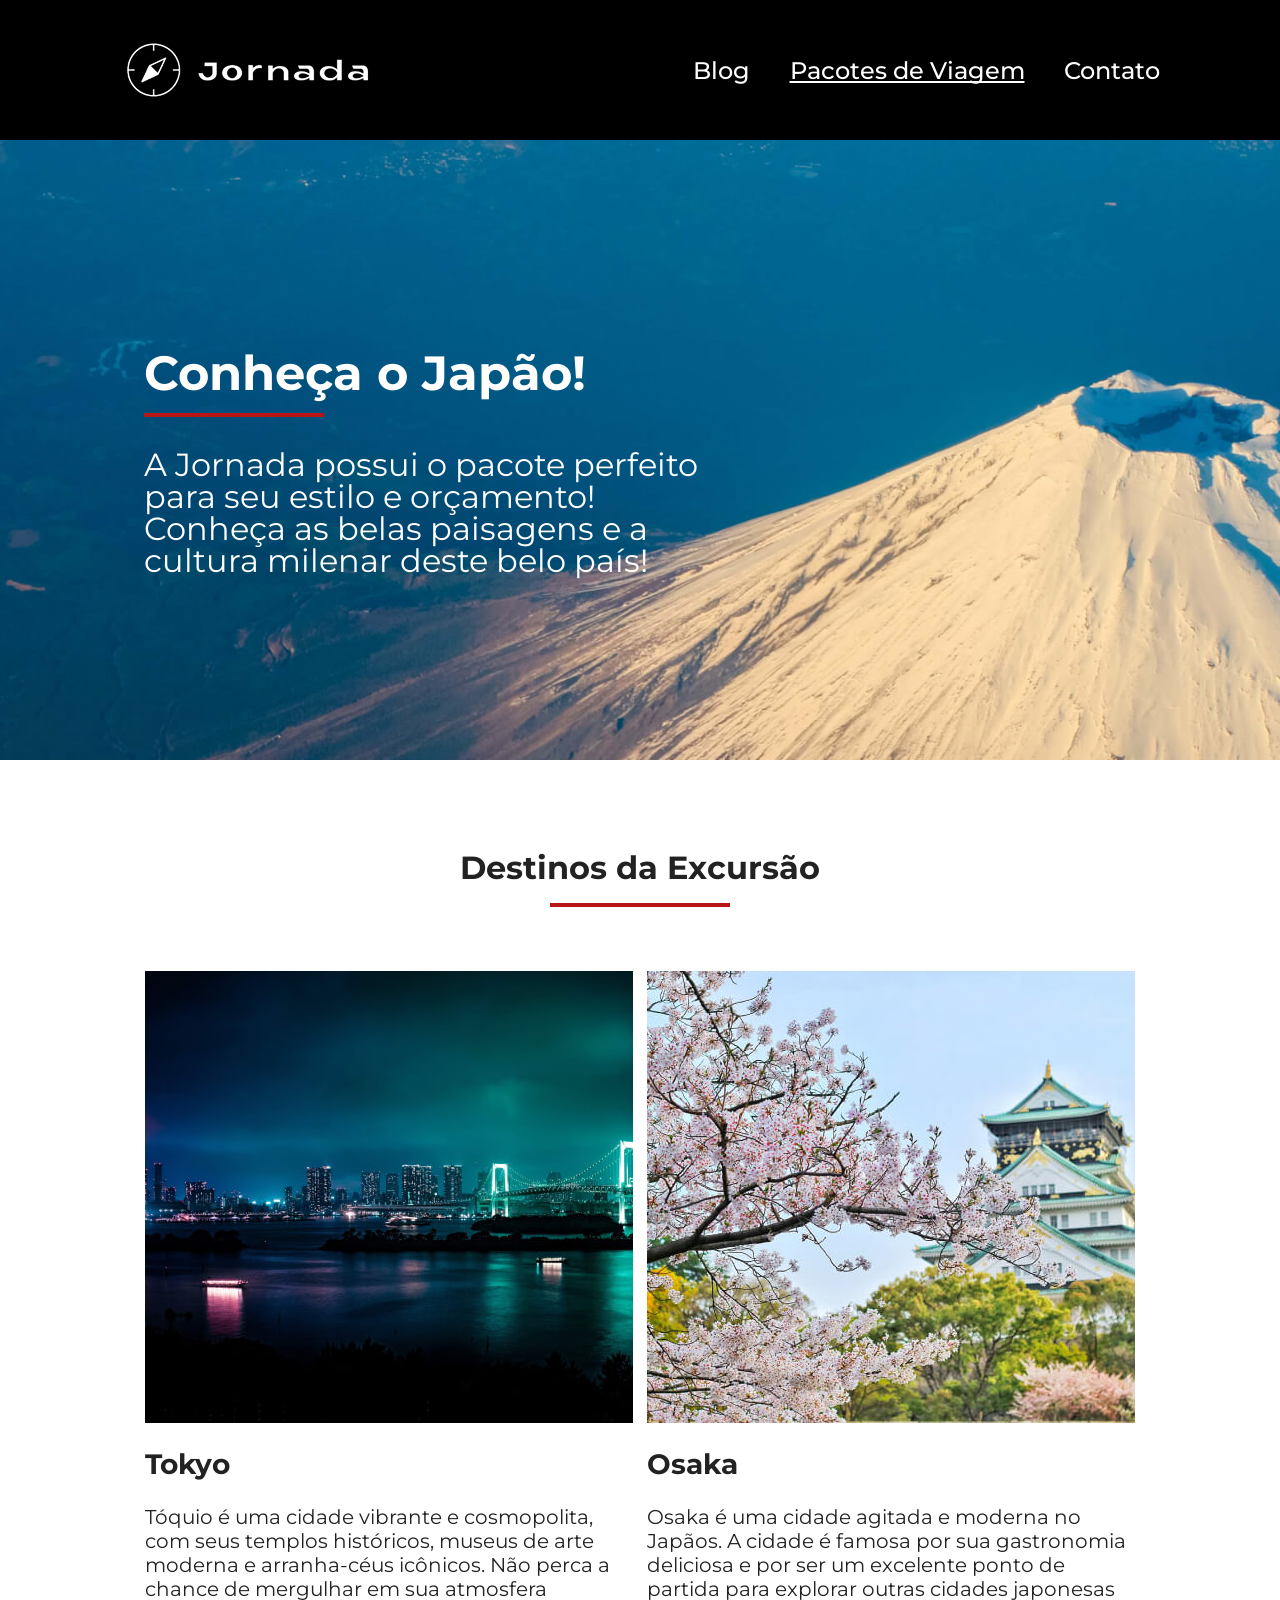
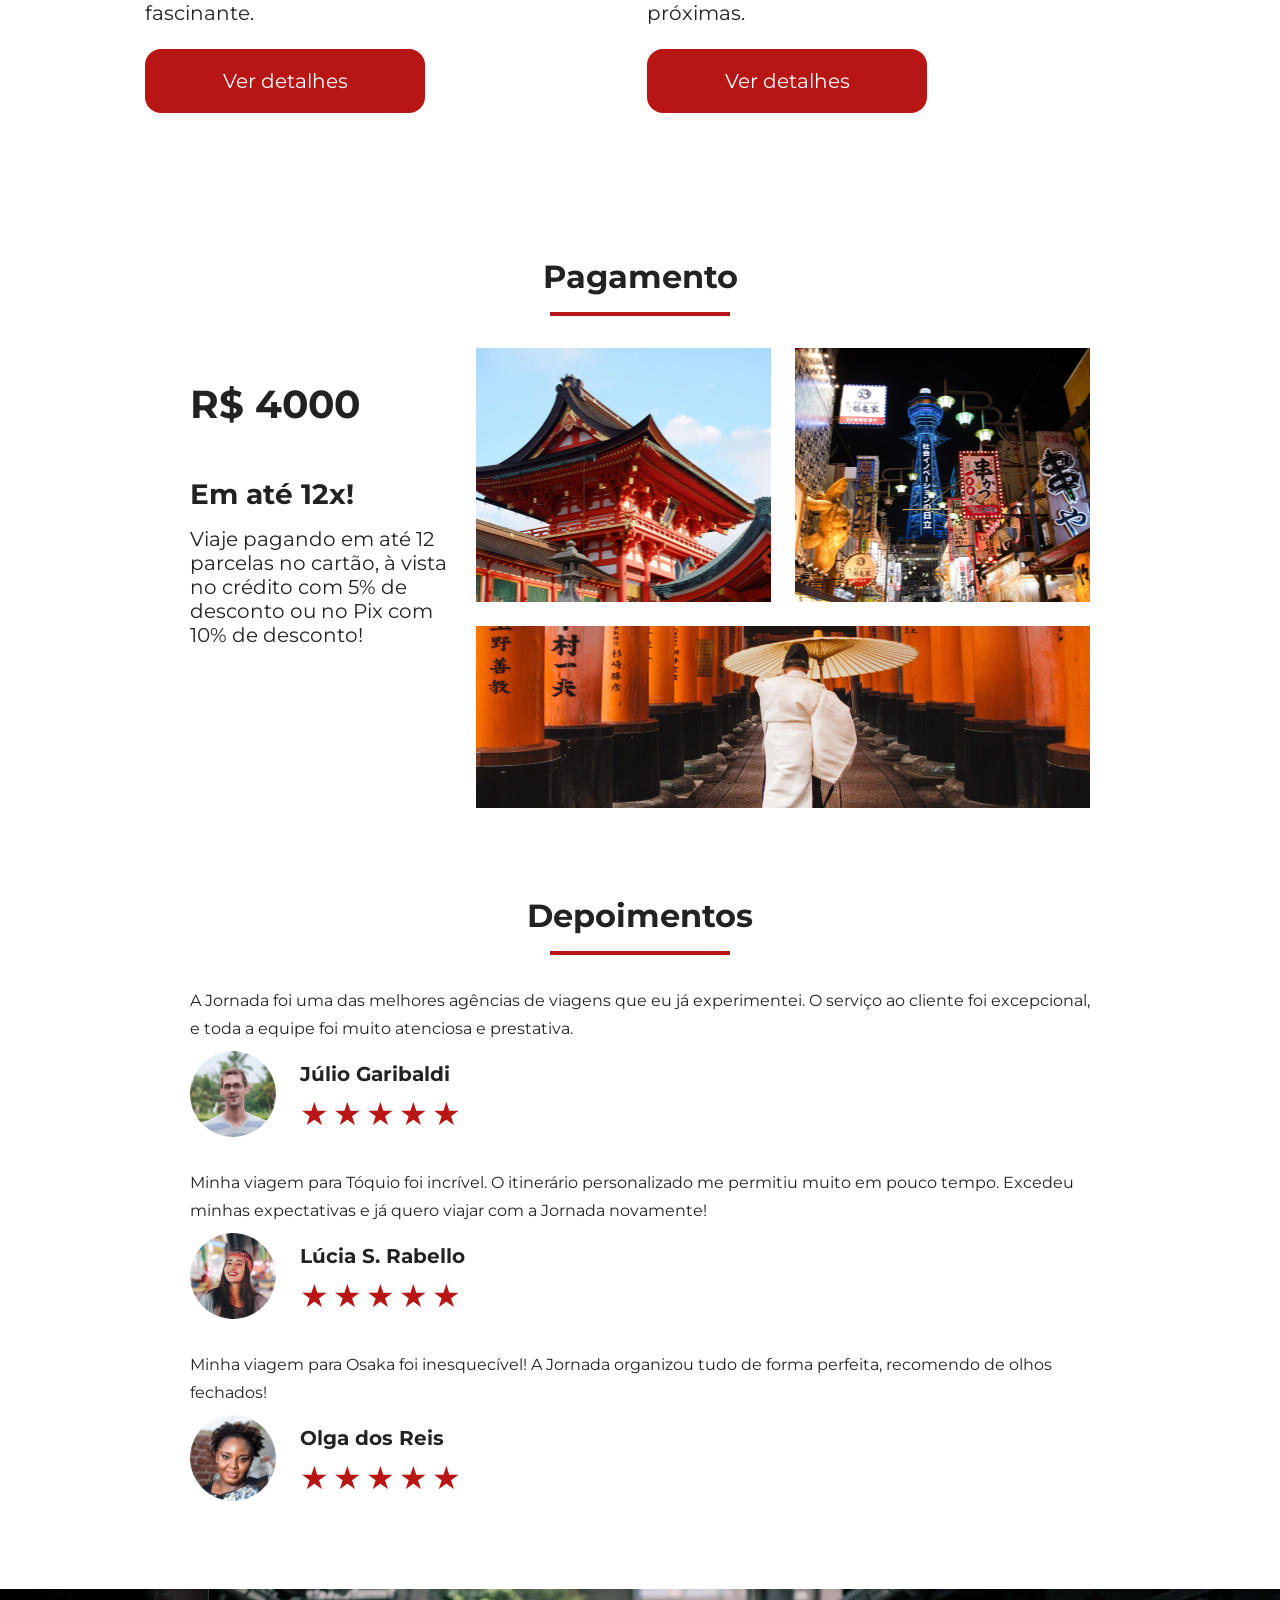
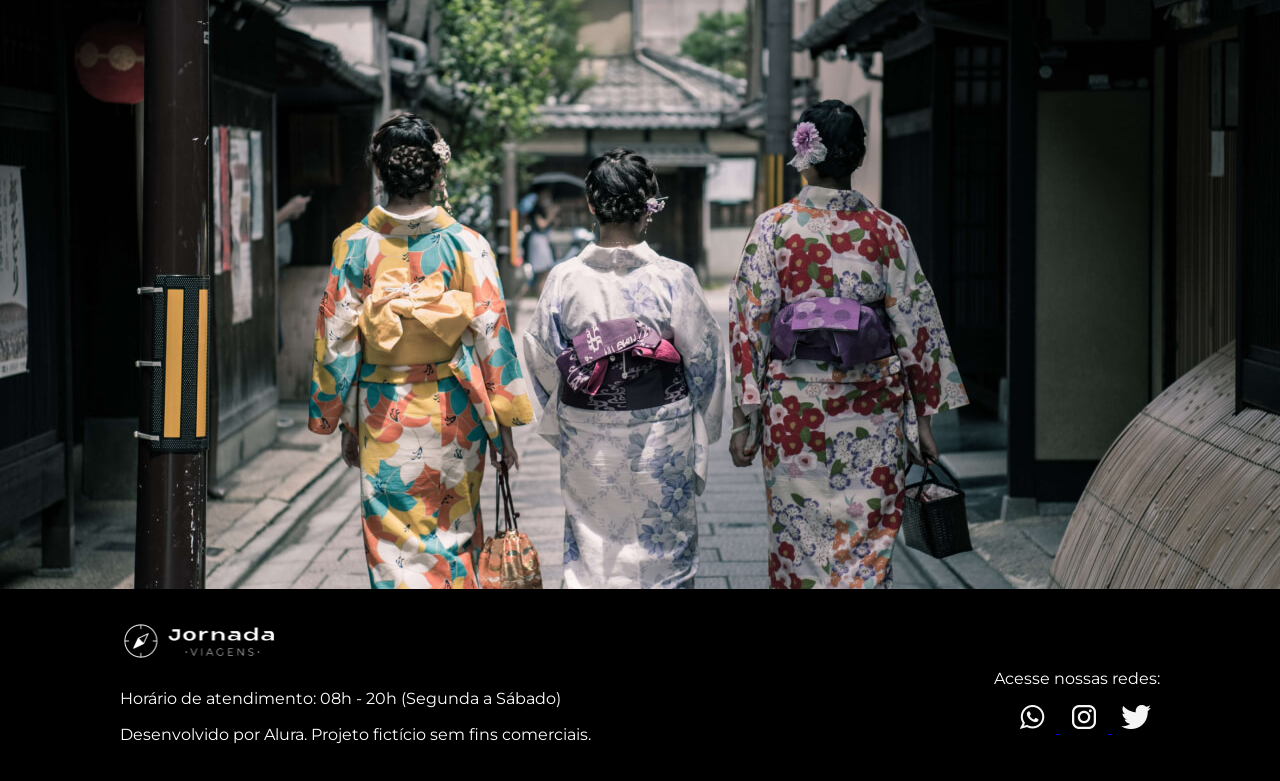
<file: packages.html>
<!doctype html>
<html lang="pt-BR">
  <head>
    <meta charset="UTF-8" />
    <meta name="viewport" content="width=device-width, initial-scale=1.0" />
    <meta
      name="description"
      content="Página de pacotes de viagens da Jornada Viagens - Agência de viagens especializada em criar experiências inesquecíveis."
    />
    <link rel="icon" href="favico.svg?v=2" type="image/svg+xml" />
    <link rel="stylesheet" href="css/style.css" />
    <title>Pacotes de Viagens</title>
  </head>
  <body class="page-packages">
    <header class="main-header">
      <a class="logo" href="index.html" title="Voltar para a página inicial">
        <img
          class="img-mobile"
          src="img/bussola-jornada-branca.png"
          alt="Bússola do log Jornada Viagens na cor branca"
        />
        <img
          class="img-desktop"
          src="img/bussola-jornada-branca+nome.png"
          alt="Logo Jornada Viagens na cor branca"
        />
      </a>

      <div class="nav-menu">
        <label for="menu">
          <img
            src="img/menu.png"
            alt="Menu de navegação do site Jornada Viagens"
        /></label>
        <input type="checkbox" id="menu" alt="menu-checkbox" hidden />

        <nav>
          <ul class="list-links">
            <li>
              <a href="blog.html" title="Ir para o blog">Blog</a>
            </li>
            <li>
              <a
                class="active"
                href="packages.html"
                title="Ver pacotes de viagem"
                >Pacotes de Viagem</a
              >
            </li>
            <li>
              <a href="contact.html" title="Entrar em contato">Contato</a>
            </li>
          </ul>
        </nav>
      </div>
    </header>
    <main>
      <section class="travel-packages hero">
        <div class="hero-img">
          <div class="travel-hero-content">
            <h1>Conheça o Japão!</h1>
            <hr />
            <p class="content-text">
              A Jornada possui o pacote perfeito para seu estilo e orçamento!
              Conheça as belas paisagens e a cultura milenar deste belo país!
            </p>
          </div>
        </div>
      </section>

      <section class="destinations">
        <div class="section-title">
          <h2>Destinos da Excursão</h2>
          <hr />
        </div>
        <div class="destinations-items">
          <article class="item destino-tokyo">
            <header>
              <div class="img-item tokyo"></div>
              <h3 class="content-title">Tokyo</h3>
            </header>
            <p class="content-text">
              Tóquio é uma cidade vibrante e cosmopolita, com seus templos
              históricos, museus de arte moderna e arranha-céus icônicos. Não
              perca a chance de mergulhar em sua atmosfera fascinante.
            </p>
            <footer>
              <a
                href="#"
                class="button"
                title="Veja mais detalhes do destino Tóquio"
                >Ver detalhes</a
              >
            </footer>
          </article>
          <article class="item destino-osaka">
            <header>
              <div class="img-item osaka"></div>
              <h3 class="content-title">Osaka</h3>
            </header>
            <p class="content-text">
              Osaka é uma cidade agitada e moderna no Japãos. A cidade é famosa
              por sua gastronomia deliciosa e por ser um excelente ponto de
              partida para explorar outras cidades japonesas próximas.
            </p>
            <footer>
              <a
                href="#"
                class="button"
                title="Veja mais detalhes do destino Osaka"
                >Ver detalhes</a
              >
            </footer>
          </article>
        </div>
      </section>
      <section class="payments">
        <div class="section-title">
          <h2>Pagamento</h2>
          <hr />
        </div>
        <div class="content-container">
          <!-- DIV AGRUPADORA DOS TEXTOS -->
          <div class="payment-info">
            <div class="cash">
              <h2>R$ 4000</h2>
            </div>
            <h3 class="content-title">Em até 12x!</h3>
            <p class="content-text">
              Viaje pagando em até 12 parcelas no cartão, à vista no crédito com
              5% de desconto ou no Pix com 10% de desconto!
            </p>
            <a
              href="#"
              class="button"
              title="Veja mais detalhes do destino Osaka"
              >Ver detalhes</a
            >
          </div>

          <!-- GALERIA DE IMAGENS -->
          <div class="img-gallery packages-gallery">
            <div class="img first"></div>
            <div class="img second"></div>
            <div class="img third colspan-2"></div>
          </div>
        </div>
      </section>

      <section class="testimonials">
        <div class="section-title">
          <h2>Depoimentos</h2>
          <hr />
        </div>
        <div class="testimonial-container">
          <article>
            <header>
              <p class="content-text">
                A Jornada foi uma das melhores agências de viagens que eu já
                experimentei. O serviço ao cliente foi excepcional, e toda a
                equipe foi muito atenciosa e prestativa.
              </p>
            </header>
            <footer>
              <img
                src="img/package-depoimentos-julio.png"
                alt="Imagem de perfil do  cliente Júlio Garibaldi"
              />
              <div class="profile-content">
                <h3>Júlio Garibaldi</h3>
                <div class="rating">
                  <span class="star">★</span>
                  <span class="star">★</span>
                  <span class="star">★</span>
                  <span class="star">★</span>
                  <span class="star">★</span>
                </div>
              </div>
            </footer>
          </article>
          <article>
            <header>
              <p class="content-text">
                Minha viagem para Tóquio foi incrível. O itinerário
                personalizado me permitiu muito em pouco tempo. Excedeu minhas
                expectativas e já quero viajar com a Jornada novamente!
              </p>
            </header>
            <footer>
              <img
                src="img/package-depoimentos-lucia.png"
                alt="Imagem de perfil da cliente Lúcia S. Rabello"
              />
              <div class="profile-content">
                <h3>Lúcia S. Rabello</h3>
                <div class="rating">
                  <span class="star">★</span>
                  <span class="star">★</span>
                  <span class="star">★</span>
                  <span class="star">★</span>
                  <span class="star">★</span>
                </div>
              </div>
            </footer>
          </article>
          <article>
            <header>
              <p class="content-text">
                Minha viagem para Osaka foi inesquecível! A Jornada organizou
                tudo de forma perfeita, recomendo de olhos fechados!
              </p>
            </header>
            <footer>
              <img
                src="img/package-depoimentos-olga.png"
                alt="Imagem de perfil da cliente Olga dos Reis"
              />
              <div class="profile-content">
                <h3>Olga dos Reis</h3>
                <div class="rating">
                  <span class="star">★</span>
                  <span class="star">★</span>
                  <span class="star">★</span>
                  <span class="star">★</span>
                  <span class="star">★</span>
                </div>
              </div>
            </footer>
          </article>
        </div>
      </section>
    </main>
    <footer class="rodape">
      <div class="footer-img-background"></div>
      <div class="rodape-conteudo">
        <div class="rodape-info">
          <img
            src="img/footer-Logo-branco.png"
            alt="Logo Jornada Viagens"
            class="rodape-logo"
          />
          <p>Horário de atendimento: 08h - 20h (Segunda a Sábado)</p>
          <p>Desenvolvido por Alura. Projeto fictício sem fins comerciais.</p>
        </div>

        <div class="rodape-redes">
          <p>Acesse nossas redes:</p>
          <div class="icon-content">
            <a
              href="https://www.whatsapp.com/jornada.viagens"
              title="Entre em contato via whatsapp"
              rel="noopener noreferrer"
            >
              <img
                class="rodape-icone"
                src="img/footer-icone-whatsapp.png"
                alt="Ícone do WhatsApp"
              />
            </a>
            <a
              href="https://www.instagram.com/jornada.viagens"
              title="Visite nosso perfil no Instagram"
              rel="noopener noreferrer"
            >
              <img
                class="rodape-icone"
                src="img/footer-icone-instagram.png"
                alt="Ícone do Instagram"
              />
            </a>
            <a
              href="https://www.twitter.com/jornada.viagens"
              title="Visite nosso perfil no Twitter"
              rel="noopener noreferrer"
            >
              <img
                class="rodape-icone"
                src="img/footer-icone-twitter.png"
                alt="Ícone do Twitter"
              />
            </a>
          </div>
        </div>
      </div>
    </footer>
  </body>
</html>
</file>
<file: css/style.css>
@import url("global.css");
@import url("header.css");
@import url("hero.css");
@import url("offers.css");
@import url("category.css");
@import url("destinations.css");
@import url("payments.css");
@import url("testimonials.css");
@import url("footer.css");
@import url("blog-description.css");
@import url("see-also.css");
@import url("form.css");
</file>
